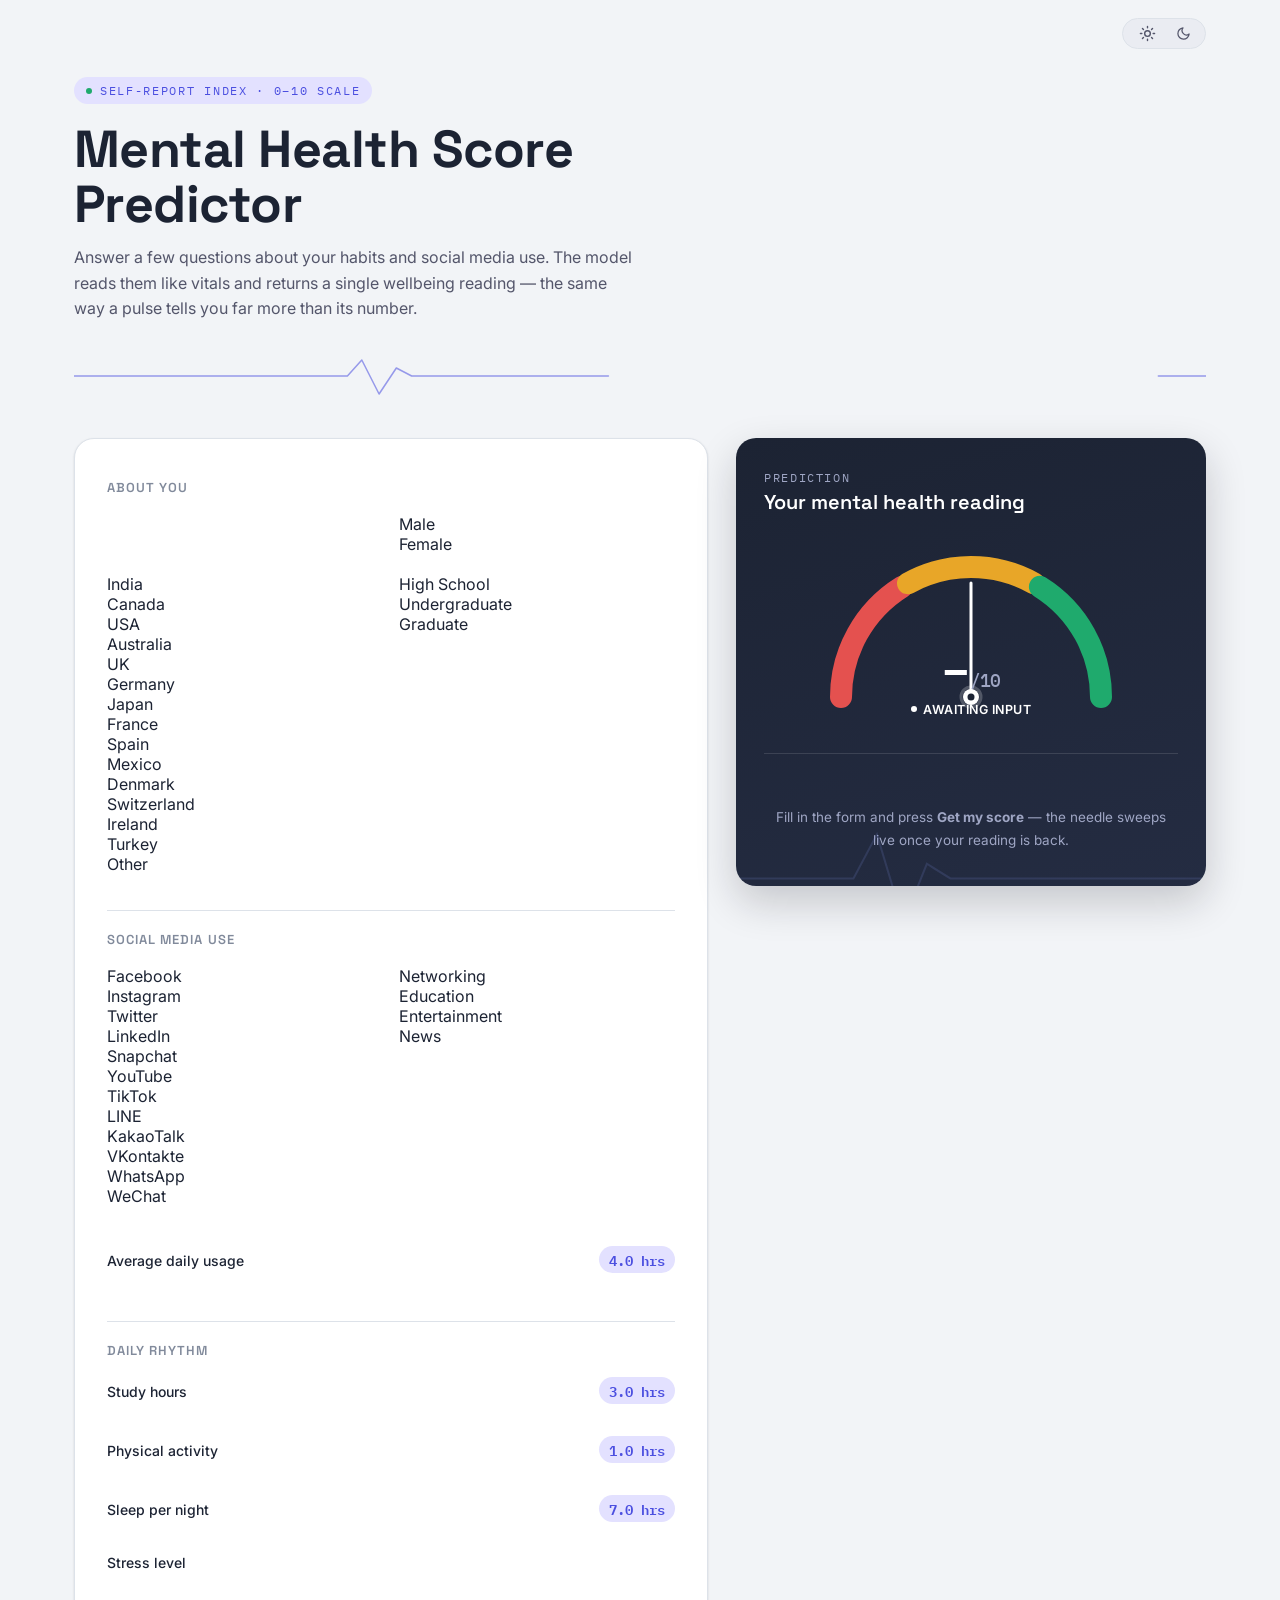
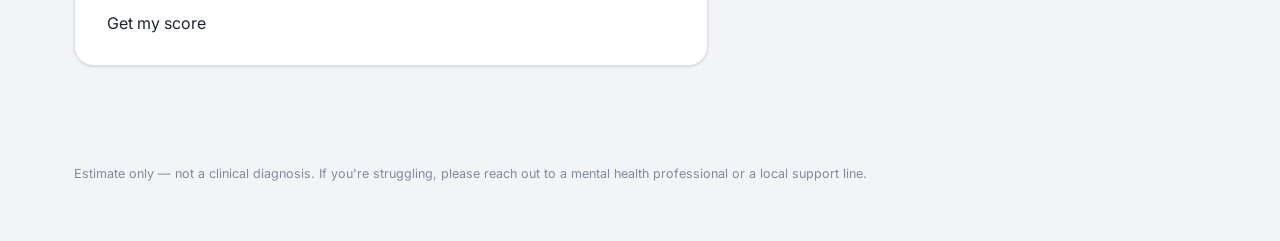
<file: frontend/index.html>
<!DOCTYPE html>
<html lang="en" data-theme="light">

<head>
  <meta charset="UTF-8">
  <meta name="viewport" content="width=device-width, initial-scale=1.0">
  <title>Mental Health Score Predictor</title>
  <link rel="preconnect" href="https://fonts.googleapis.com">
  <link
    href="https://fonts.googleapis.com/css2?family=Space+Grotesk:wght@500;600;700&family=Inter:wght@400;500;600&family=IBM+Plex+Mono:wght@500;600&display=swap"
    rel="stylesheet">
  <link rel="stylesheet" href="style.css">
  <script type="module">
    import 'https://esm.sh/@material/web@2.3.0/all.js';
  </script>
</head>

<body>
  <div class="topbar">
    <div class="theme-toggle">
      <svg id="sunIcon" width="17" height="17" viewBox="0 0 24 24" fill="none" stroke="currentColor" stroke-width="2"
        stroke-linecap="round">
        <circle cx="12" cy="12" r="4" />
        <path d="M12 2v2M12 20v2M4.9 4.9l1.4 1.4M17.7 17.7l1.4 1.4M2 12h2M20 12h2M4.9 19.1l1.4-1.4M17.7 6.3l1.4-1.4" />
      </svg>
      <md-switch id="themeSwitch"></md-switch>
      <svg id="moonIcon" width="15" height="15" viewBox="0 0 24 24" fill="none" stroke="currentColor" stroke-width="2"
        stroke-linecap="round" stroke-linejoin="round">
        <path d="M21 12.8A9 9 0 1 1 11.2 3a7 7 0 0 0 9.8 9.8z" />
      </svg>
    </div>
  </div>

  <header class="site-header">
    <span class="eyebrow"><span class="eyebrow-dot"></span>Self-report index · 0–10 scale</span>
    <h1>Mental Health Score Predictor</h1>
    <p class="subtitle">Answer a few questions about your habits and social media use. The model reads them like vitals
      and returns a single wellbeing reading — the same way a pulse tells you far more than its number.</p>
    <svg class="pulse-divider" viewBox="0 0 1180 44" preserveAspectRatio="none">
      <path d="M0,22 L260,22 L285,22 L300,6 L318,40 L336,14 L352,22 L900,22 L920,22 L936,8 L952,36 L968,22 L1180,22" />
    </svg>
  </header>

  <main class="app-shell">

    <!-- ===================== FORM ===================== -->
    <form class="form-card" id="predictForm" novalidate>

      <p class="form-section-title">About you</p>
      <div class="field-grid">

        <md-outlined-text-field id="age" label="Age" type="number" min="10" max="100" required></md-outlined-text-field>

        <md-outlined-select id="gender" label="Gender" required>
          <md-select-option value="Male">
            <div slot="headline">Male</div>
          </md-select-option>
          <md-select-option value="Female">
            <div slot="headline">Female</div>
          </md-select-option>
        </md-outlined-select>

        <md-outlined-select id="country" label="Country" required>
          <md-select-option value="India">
            <div slot="headline">India</div>
          </md-select-option>
          <md-select-option value="Canada">
            <div slot="headline">Canada</div>
          </md-select-option>
          <md-select-option value="USA">
            <div slot="headline">USA</div>
          </md-select-option>
          <md-select-option value="Australia">
            <div slot="headline">Australia</div>
          </md-select-option>
          <md-select-option value="UK">
            <div slot="headline">UK</div>
          </md-select-option>
          <md-select-option value="Germany">
            <div slot="headline">Germany</div>
          </md-select-option>
          <md-select-option value="Japan">
            <div slot="headline">Japan</div>
          </md-select-option>
          <md-select-option value="France">
            <div slot="headline">France</div>
          </md-select-option>
          <md-select-option value="Spain">
            <div slot="headline">Spain</div>
          </md-select-option>
          <md-select-option value="Mexico">
            <div slot="headline">Mexico</div>
          </md-select-option>
          <md-select-option value="Denmark">
            <div slot="headline">Denmark</div>
          </md-select-option>
          <md-select-option value="Switzerland">
            <div slot="headline">Switzerland</div>
          </md-select-option>
          <md-select-option value="Ireland">
            <div slot="headline">Ireland</div>
          </md-select-option>
          <md-select-option value="Turkey">
            <div slot="headline">Turkey</div>
          </md-select-option>
          <md-select-option value="Other">
            <div slot="headline">Other</div>
          </md-select-option>
        </md-outlined-select>

        <md-outlined-select id="academicLevel" label="Academic level" required>
          <md-select-option value="High School">
            <div slot="headline">High School</div>
          </md-select-option>
          <md-select-option value="Undergraduate">
            <div slot="headline">Undergraduate</div>
          </md-select-option>
          <md-select-option value="Graduate">
            <div slot="headline">Graduate</div>
          </md-select-option>
        </md-outlined-select>
      </div>

      <p class="form-section-title">Social media use</p>
      <div class="field-grid">
        <md-outlined-select id="platform" label="Most used platform" required>
          <md-select-option value="Facebook">
            <div slot="headline">Facebook</div>
          </md-select-option>
          <md-select-option value="Instagram">
            <div slot="headline">Instagram</div>
          </md-select-option>
          <md-select-option value="Twitter">
            <div slot="headline">Twitter</div>
          </md-select-option>
          <md-select-option value="LinkedIn">
            <div slot="headline">LinkedIn</div>
          </md-select-option>
          <md-select-option value="Snapchat">
            <div slot="headline">Snapchat</div>
          </md-select-option>
          <md-select-option value="YouTube">
            <div slot="headline">YouTube</div>
          </md-select-option>
          <md-select-option value="TikTok">
            <div slot="headline">TikTok</div>
          </md-select-option>
          <md-select-option value="LINE">
            <div slot="headline">LINE</div>
          </md-select-option>
          <md-select-option value="KakaoTalk">
            <div slot="headline">KakaoTalk</div>
          </md-select-option>
          <md-select-option value="VKontakte">
            <div slot="headline">VKontakte</div>
          </md-select-option>
          <md-select-option value="WhatsApp">
            <div slot="headline">WhatsApp</div>
          </md-select-option>
          <md-select-option value="WeChat">
            <div slot="headline">WeChat</div>
          </md-select-option>
        </md-outlined-select>

        <md-outlined-select id="purpose" label="Purpose of use" required>
          <md-select-option value="Networking">
            <div slot="headline">Networking</div>
          </md-select-option>
          <md-select-option value="Education">
            <div slot="headline">Education</div>
          </md-select-option>
          <md-select-option value="Entertainment">
            <div slot="headline">Entertainment</div>
          </md-select-option>
          <md-select-option value="News">
            <div slot="headline">News</div>
          </md-select-option>
        </md-outlined-select>

        <md-outlined-text-field id="Unlocks" label="Daily Unlocks e.g (120)" type="number"
          required></md-outlined-text-field>

        <div class="wheel-field">
          <div class="wheel-label-row"><span class="wheel-label">Average daily usage</span><span class="wheel-value"
              id="usageBadge">4.0 hrs</span></div>
          <md-slider id="usageSlider" min="0" max="16" step="0.1" value="4" labeled
            aria-label="Average daily usage hours"></md-slider>
        </div>
      </div>

      <p class="form-section-title">Daily rhythm</p>
      <div class="field-grid">
        <div class="wheel-field">
          <div class="wheel-label-row"><span class="wheel-label">Study hours</span><span class="wheel-value"
              id="studyBadge">3.0 hrs</span></div>
          <md-slider id="studySlider" min="0" max="14" step="0.1" value="3" labeled
            aria-label="Study hours"></md-slider>
        </div>

        <div class="wheel-field">
          <div class="wheel-label-row"><span class="wheel-label">Physical activity</span><span class="wheel-value"
              id="activityBadge">1.0 hrs</span></div>
          <md-slider id="activitySlider" min="0" max="10" step="0.1" value="1" labeled
            aria-label="Physical activity hours"></md-slider>
        </div>

        <div class="wheel-field">
          <div class="wheel-label-row"><span class="wheel-label">Sleep per night</span><span class="wheel-value"
              id="sleepBadge">7.0 hrs</span></div>
          <md-slider id="sleepSlider" min="0" max="12" step="0.1" value="7" labeled
            aria-label="Sleep hours per night"></md-slider>
        </div>

        <div class="segmented">
          <span class="slabel">Stress level</span>
          <div class="segmented-row" id="stressGroup">
            <md-filter-chip label="Low" data-level="Low"></md-filter-chip>
            <md-filter-chip label="Medium" data-level="Medium" selected></md-filter-chip>
            <md-filter-chip label="High" data-level="High"></md-filter-chip>
            <md-filter-chip label="Very High" data-level="Very High"></md-filter-chip>
          </div>
        </div>
      </div>

      <div class="submit-row">
        <md-filled-button type="submit" id="submitBtn">
          <md-circular-progress class="btn-spinner" indeterminate
            style="--md-circular-progress-size:16px;"></md-circular-progress>
          <span class="btn-label">Get my score</span>
        </md-filled-button>
        <!-- <span class="form-note">Takes about 10 seconds</span> -->
      </div>
      <div class="error-banner" id="errorBanner">Couldn't reach the prediction service — showing an estimate instead.
      </div>
    </form>

    <!-- ===================== RESULT ===================== -->
    <aside class="result-card">
      <svg class="ecg-bg" viewBox="0 0 320 340" preserveAspectRatio="none">
        <path d="M-20,300 L60,300 L80,300 L96,270 L114,330 L130,290 L146,300 L340,300" />
      </svg>

      <p class="result-eyebrow">Prediction</p>
      <h2 class="result-title">Your mental health reading</h2>

      <div class="gauge-wrap">
        <svg viewBox="0 0 320 190">
          <path d="M 30 160 A 130 130 0 0 1 91.1 49.8" fill="none" stroke="#E4514F" stroke-width="22"
            stroke-linecap="round" />
          <path d="M 97 46.3 A 130 130 0 0 1 223 46.3" fill="none" stroke="#E8A628" stroke-width="22"
            stroke-linecap="round" />
          <path d="M 228.9 49.8 A 130 130 0 0 1 290 160" fill="none" stroke="#1FAA6D" stroke-width="22"
            stroke-linecap="round" />
          <circle class="needle-glow" id="needleGlow" cx="160" cy="160" r="10" fill="none" stroke="#fff"
            stroke-width="3" />
          <g class="needle" id="needle">
            <line x1="160" y1="160" x2="160" y2="46" stroke="#fff" stroke-width="3" stroke-linecap="round" />
            <circle cx="160" cy="160" r="8" fill="#fff" />
            <circle cx="160" cy="160" r="3.5" fill="#1C2333" />
          </g>
        </svg>
        <div class="gauge-readout">
          <div class="gauge-score" id="scoreDisplay">–<span class="max">/10</span></div>
          <div class="gauge-status" id="statusPill"><span class="status-dot"></span><span id="statusLabel">Awaiting
              input</span></div>
        </div>
      </div>

      <div class="breakdown" id="breakdownArea">
        <div class="result-placeholder" id="resultPlaceholder">
          Fill in the form and press <strong>Get my score</strong> — the needle sweeps live once your reading is back.
        </div>
      </div>
    </aside>
  </main>
  <footer>Estimate only — not a clinical diagnosis. If you're struggling, please reach out to a mental health
    professional or a local support line.</footer>
  <script type="module" src="script.js"></script>
</body>
</html>
</file>
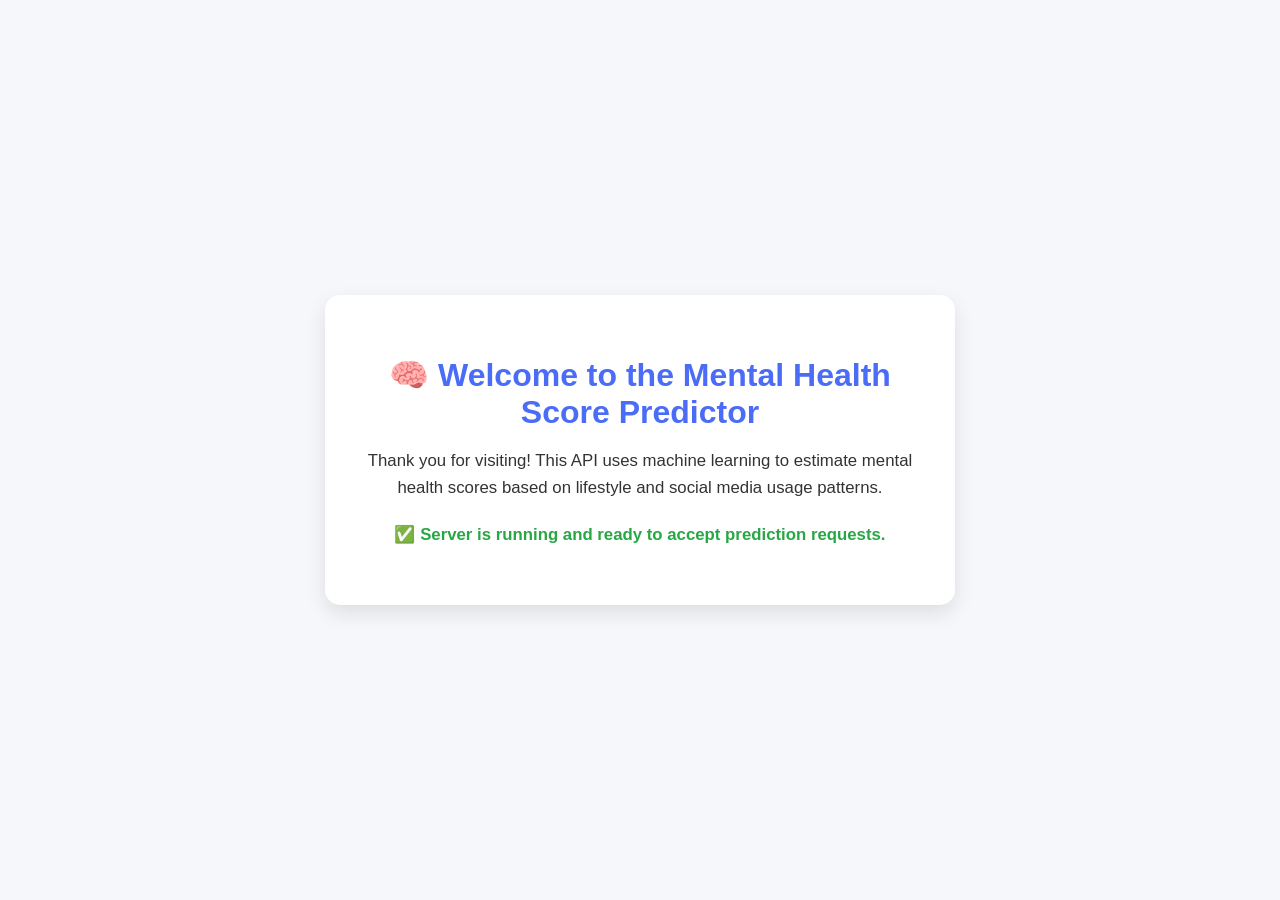
<file: backend/templates/index.html>
<!DOCTYPE html>
<html lang="en">
<head>
    <meta charset="UTF-8">
    <meta name="viewport" content="width=device-width, initial-scale=1.0">
    <title>Mental Health Score Predictor</title>
    <style>
        body{
            margin:0;
            height:100vh;
            display:flex;
            justify-content:center;
            align-items:center;
            font-family:Arial, sans-serif;
            background:#f5f7fb;
            color:#333;
        }

        .card{
            text-align:center;
            padding:40px;
            border-radius:15px;
            background:#fff;
            box-shadow:0 8px 20px rgba(0,0,0,0.1);
            max-width:550px;
        }

        h1{
            color:#4A6CF7;
            margin-bottom:15px;
        }

        p{
            font-size:1.05rem;
            line-height:1.6;
        }

        .status{
            margin-top:20px;
            color:#28a745;
            font-weight:bold;
        }
    </style>
</head>
<body>

<div class="card">
    <h1>🧠 Welcome to the Mental Health Score Predictor</h1>

    <p>
        Thank you for visiting! This API uses machine learning to estimate
        mental health scores based on lifestyle and social media usage patterns.
    </p>

    <p class="status">
        ✅ Server is running and ready to accept prediction requests.
    </p>
</div>

</body>
</html>
</file>
<file: frontend/style.css>
:root {
    /* ---- typefaces used by Material Web tokens ---- */
    --md-ref-typeface-plain: 'Inter', sans-serif;
    --md-ref-typeface-brand: 'Space Grotesk', sans-serif;

    /* ---- semantic data colors (fixed across themes) ---- */
    --coral: #E4514F;
    --coral-tint: #FBE7E6;
    --amber: #E8A628;
    --amber-tint: #FCF3E1;
    --mint: #1FAA6D;
    --mint-tint: #E6F6EE;

    --shadow-1: 0 1px 2px rgba(20, 22, 31, 0.06), 0 1px 3px rgba(20, 22, 31, 0.08);
    --shadow-2: 0 4px 14px rgba(20, 22, 31, 0.12), 0 2px 4px rgba(20, 22, 31, 0.06);
    --shadow-3: 0 16px 40px rgba(20, 22, 31, 0.20);
}

/* ================= LIGHT THEME TOKENS ================= */
html[data-theme="light"] {
    --md-sys-color-primary: #4B4FE0;
    --md-sys-color-on-primary: #FFFFFF;
    --md-sys-color-primary-container: #E3E1FF;
    --md-sys-color-on-primary-container: #0A0069;
    --md-sys-color-surface: #FFFFFF;
    --md-sys-color-on-surface: #1C2333;
    --md-sys-color-surface-variant: #E4E3EC;
    --md-sys-color-on-surface-variant: #54566B;
    --md-sys-color-surface-container: #F2F4F7;
    --md-sys-color-surface-container-high: #EAECF2;
    --md-sys-color-outline: #C6CAD6;
    --md-sys-color-outline-variant: #DEE1E8;
    --md-sys-color-background: #F2F4F7;
    --md-sys-color-on-background: #1C2333;
    --md-sys-color-error: #E4514F;
    --page-muted: #818A9B;
    --page-line: #DDE2E9;
}

/* ================= DARK THEME TOKENS ================= */
html[data-theme="dark"] {
    --md-sys-color-primary: #B9BBFF;
    --md-sys-color-on-primary: #1D1A7A;
    --md-sys-color-primary-container: #302DA0;
    --md-sys-color-on-primary-container: #E3E1FF;
    --md-sys-color-surface: #181B27;
    --md-sys-color-on-surface: #E5E7F2;
    --md-sys-color-surface-variant: #2B2E3E;
    --md-sys-color-on-surface-variant: #B4B7CB;
    --md-sys-color-surface-container: #12141D;
    --md-sys-color-surface-container-high: #20232F;
    --md-sys-color-outline: #454A5F;
    --md-sys-color-outline-variant: #31344455;
    --md-sys-color-background: #0D0F16;
    --md-sys-color-on-background: #E5E7F2;
    --md-sys-color-error: #FF8A85;
    --page-muted: #9096AC;
    --page-line: #2C3040;
}

* {
    box-sizing: border-box;
}

html {
    scroll-behavior: smooth;
}

body {
    margin: 0;
    background: var(--md-sys-color-background);
    color: var(--md-sys-color-on-background);
    font-family: 'Inter', sans-serif;
    -webkit-font-smoothing: antialiased;
    transition: background 0.35s ease, color 0.35s ease;
}

@media (prefers-reduced-motion: reduce) {
    * {
        animation-duration: 0.001ms !important;
        animation-iteration-count: 1 !important;
        transition-duration: 0.001ms !important;
    }
}

/* ---------- Top bar ---------- */
.topbar {
    max-width: 1180px;
    margin: 0 auto;
    padding: 18px 24px 0;
    display: flex;
    justify-content: flex-end;
}

.theme-toggle {
    display: flex;
    align-items: center;
    gap: 10px;
    padding: 6px 14px 6px 16px;
    border-radius: 100px;
    background: var(--md-sys-color-surface-container-high);
    border: 1px solid var(--page-line);
}

.theme-toggle svg {
    color: var(--md-sys-color-on-surface-variant);
    transition: color 0.25s ease;
}

.theme-toggle .icon-active {
    color: var(--md-sys-color-primary);
}

/* ---------- Header ---------- */
.site-header {
    position: relative;
    padding: 28px 24px 40px;
    max-width: 1180px;
    margin: 0 auto;
    overflow: hidden;
}

.eyebrow {
    font-family: 'IBM Plex Mono', monospace;
    font-size: 12px;
    letter-spacing: 0.14em;
    color: var(--md-sys-color-primary);
    text-transform: uppercase;
    display: inline-flex;
    align-items: center;
    gap: 8px;
    background: var(--md-sys-color-primary-container);
    padding: 6px 12px;
    border-radius: 100px;
    animation: fadeInUp 0.6s ease both;
}

.eyebrow-dot {
    width: 6px;
    height: 6px;
    border-radius: 50%;
    background: var(--mint);
    animation: blinkDot 2.2s ease-in-out infinite;
}

h1 {
    font-family: 'Space Grotesk', sans-serif;
    font-weight: 700;
    font-size: clamp(32px, 4.6vw, 52px);
    line-height: 1.05;
    letter-spacing: -0.01em;
    margin: 18px 0 14px;
    max-width: 16ch;
    animation: fadeInUp 0.7s ease 0.05s both;
}

.subtitle {
    font-size: 16px;
    color: var(--md-sys-color-on-surface-variant);
    max-width: 56ch;
    line-height: 1.6;
    margin: 0;
    animation: fadeInUp 0.7s ease 0.12s both;
}

.pulse-divider {
    display: block;
    width: 100%;
    height: 44px;
    margin-top: 32px;
    opacity: 0.55;
}

.pulse-divider path {
    fill: none;
    stroke: var(--md-sys-color-primary);
    stroke-width: 1.6;
    stroke-linecap: round;
    stroke-linejoin: round;
    stroke-dasharray: 600;
    stroke-dashoffset: 600;
    animation: drawLine 2.4s ease-out 0.4s forwards, travel 5s linear 2.8s infinite;
}

/* ---------- Layout ---------- */
.app-shell {
    max-width: 1180px;
    margin: 0 auto;
    padding: 0 24px 100px;
    display: grid;
    grid-template-columns: 1.35fr 1fr;
    gap: 28px;
    align-items: start;
}

@media (max-width:920px) {
    .app-shell {
        grid-template-columns: 1fr;
    }
}

/* ---------- Form Card ---------- */
.form-card {
    background: var(--md-sys-color-surface);
    border: 1px solid var(--page-line);
    border-radius: 20px;
    padding: 32px;
    box-shadow: var(--shadow-1);
    transition: background 0.35s ease, border-color 0.35s ease;
}

.form-section-title {
    font-family: 'Space Grotesk', sans-serif;
    font-size: 13px;
    font-weight: 600;
    letter-spacing: 0.08em;
    text-transform: uppercase;
    color: var(--page-muted);
    margin: 0 0 18px;
    padding-top: 8px;
}

.form-section-title:not(:first-child) {
    margin-top: 36px;
    padding-top: 20px;
    border-top: 1px solid var(--page-line);
}

.field-grid {
    display: grid;
    grid-template-columns: 1fr 1fr;
    gap: 20px 16px;
}

@media (max-width:520px) {
    .field-grid {
        grid-template-columns: 1fr;
    }
}

md-outlined-text-field,
md-outlined-select {
    width: 100%;
}

/* ---------- Infinite scroll wheel picker ---------- */
.wheel-field {
    grid-column: 1 / -1;
    display: flex;
    flex-direction: column;
    gap: 10px;
}

.wheel-label-row {
    display: flex;
    justify-content: space-between;
    align-items: baseline;
}

.wheel-label {
    font-size: 14px;
    font-weight: 500;
    color: var(--md-sys-color-on-surface);
}

.wheel-value {
    font-family: 'IBM Plex Mono', monospace;
    font-size: 14px;
    font-weight: 600;
    color: var(--md-sys-color-primary);
    background: var(--md-sys-color-primary-container);
    padding: 2px 10px;
    border-radius: 100px;
    min-width: 64px;
    text-align: center;
    transition: background 0.25s ease, color 0.25s ease;
}

.wheel-scroller {
    position: relative;
    height: 56px;
    overflow-x: auto;
    overflow-y: hidden;
    scroll-snap-type: x mandatory;
    background: var(--md-sys-color-surface-container);
    border: 1.5px solid var(--page-line);
    border-radius: 14px;
    cursor: grab;
    -webkit-overflow-scrolling: touch;
    scrollbar-width: none;
    touch-action: pan-x;
}

.wheel-scroller::-webkit-scrollbar {
    display: none;
}

.wheel-scroller:active {
    cursor: grabbing;
}

.wheel-scroller:focus-visible {
    outline: 2px solid var(--md-sys-color-primary);
    outline-offset: 2px;
}

.wheel-track {
    display: flex;
    align-items: center;
    height: 100%;
}

.wheel-item {
    flex: none;
    display: flex;
    align-items: center;
    justify-content: center;
    scroll-snap-align: center;
    font-family: 'IBM Plex Mono', monospace;
    font-size: 14px;
    color: var(--page-muted);
    user-select: none;
    transition: color 0.15s ease, font-size 0.15s ease, font-weight 0.15s ease;
}

.wheel-item.is-active {
    color: var(--md-sys-color-primary);
    font-size: 19px;
    font-weight: 600;
}

.wheel-center-indicator {
    position: absolute;
    left: 50%;
    top: 6px;
    bottom: 6px;
    width: 2px;
    background: var(--md-sys-color-primary);
    opacity: 0.28;
    transform: translateX(-50%);
    border-radius: 2px;
    pointer-events: none;
}

.wheel-fade-left,
.wheel-fade-right {
    position: absolute;
    top: 0;
    bottom: 0;
    width: 36px;
    pointer-events: none;
    z-index: 2;
}

.wheel-fade-left {
    left: 0;
    background: linear-gradient(90deg, var(--md-sys-color-surface-container), transparent);
}

.wheel-fade-right {
    right: 0;
    background: linear-gradient(270deg, var(--md-sys-color-surface-container), transparent);
}

/* ---------- Range sliders (usage / study / activity / sleep) ---------- */
.wheel-field md-slider {
    width: 100%;
    margin-top: 2px;
    --md-slider-active-track-height: 6px;
    --md-slider-inactive-track-height: 6px;
    --md-slider-handle-height: 20px;
    --md-slider-handle-width: 20px;
}

.wheel-value {
    transition: transform 0.18s ease, background 0.25s ease, color 0.25s ease;
}

.wheel-value.bump {
    animation: valueBump 0.32s ease;
}

@keyframes valueBump {
    0% {
        transform: scale(1);
    }

    45% {
        transform: scale(1.16);
    }

    100% {
        transform: scale(1);
    }
}

/* ---------- Segmented stress chips ---------- */
.segmented {
    grid-column: 1 / -1;
    display: flex;
    flex-direction: column;
    gap: 10px;
}

.segmented .slabel {
    font-size: 14px;
    font-weight: 500;
    color: var(--md-sys-color-on-surface);
}

.segmented-row {
    display: flex;
    flex-wrap: wrap;
    gap: 8px;
}

md-filter-chip {
    --md-filter-chip-container-height: 38px;
}

/* ---------- Submit ---------- */
.submit-row {
    margin-top: 32px;
    display: flex;
    align-items: center;
    gap: 16px;
    flex-wrap: wrap;
}

.btn-spinner {
    display: none;
}

md-filled-button.loading .btn-spinner {
    display: inline-flex;
}

md-filled-button.loading .btn-label {
    opacity: 0.85;
}

.form-note {
    font-size: 12.5px;
    color: var(--page-muted);
}

.error-banner {
    margin-top: 16px;
    font-size: 12.5px;
    color: var(--md-sys-color-error);
    background: color-mix(in srgb, var(--md-sys-color-error) 12%, transparent);
    border: 1px solid color-mix(in srgb, var(--md-sys-color-error) 40%, transparent);
    padding: 10px 14px;
    border-radius: 10px;
    display: none;
}

/* ---------- Result panel (always a dark "monitor" surface, by design) ---------- */
.result-card {
    position: sticky;
    top: 24px;
    background: linear-gradient(165deg, #1C2333 0%, #242C42 100%);
    border-radius: 20px;
    padding: 32px 28px 28px;
    color: #fff;
    overflow: hidden;
    box-shadow: var(--shadow-3);
}

@media (max-width:920px) {
    .result-card {
        position: relative;
        top: 0;
    }
}

.result-eyebrow {
    font-family: 'IBM Plex Mono', monospace;
    font-size: 11.5px;
    letter-spacing: 0.14em;
    text-transform: uppercase;
    color: #9FA6C4;
    margin: 0 0 4px;
}

.result-title {
    font-family: 'Space Grotesk', sans-serif;
    font-size: 20px;
    font-weight: 600;
    margin: 0 0 22px;
}

.gauge-wrap {
    position: relative;
    width: 100%;
    max-width: 320px;
    margin: 0 auto;
    border-radius: 50%;
}

.gauge-wrap svg {
    width: 100%;
    height: auto;
    display: block;
}

/* perpetual "breathing" ring — runs forever, independent of score updates */
.gauge-wrap::before {
    content: '';
    position: absolute;
    inset: -4px;
    border-radius: 50%;
    pointer-events: none;
    animation: gaugeBreathe 3.2s ease-in-out infinite;
}

@keyframes gaugeBreathe {

    0%,
    100% {
        box-shadow: 0 0 0 0 rgba(140, 160, 255, 0.22);
    }

    50% {
        box-shadow: 0 0 0 16px rgba(140, 160, 255, 0);
    }
}

.gauge-wrap.pulse-once {
    animation: gaugeRing 0.9s ease-out;
}

.gauge-wrap.pulse-once::after {
    content: '';
    position: absolute;
    inset: 0;
    border-radius: 50%;
    pointer-events: none;
    animation: gaugeRingSoft 1.3s 0.15s ease-out;
}

.needle {
    transform-origin: 160px 160px;
    transition: transform 1.1s cubic-bezier(0.22, 1, 0.36, 1);
}

/* idle state: a slow, faint breathing glow at the needle tip that never stops;
   the .ping class (added on each new score) temporarily takes over with the
   sharper burst animation, then idle glow resumes automatically */
.needle-glow {
    opacity: 0.22;
    transform-origin: 160px 160px;
    animation: needleIdleGlow 2.4s ease-in-out infinite;
}

.needle-glow.ping {
    animation: needlePing 0.9s cubic-bezier(0.22, 1, 0.36, 1);
}

@keyframes needleIdleGlow {

    0%,
    100% {
        opacity: 0.12;
        transform: scale(1);
    }

    50% {
        opacity: 0.4;
        transform: scale(1.35);
    }
}

.gauge-readout {
    position: absolute;
    left: 50%;
    bottom: 6px;
    transform: translateX(-50%);
    text-align: center;
}

.gauge-score {
    font-family: 'IBM Plex Mono', monospace;
    font-size: 46px;
    font-weight: 600;
    line-height: 1;
    letter-spacing: -0.02em;
    transition: color 0.4s ease;
}

.gauge-score .max {
    font-size: 18px;
    color: #9FA6C4;
    font-weight: 500;
}

.gauge-score.counting {
    text-shadow: 0 0 18px currentColor;
}

.gauge-status {
    margin-top: 6px;
    display: inline-flex;
    align-items: center;
    gap: 6px;
    font-size: 12.5px;
    font-weight: 600;
    letter-spacing: 0.04em;
    text-transform: uppercase;
    padding: 4px 12px;
    border-radius: 100px;
    transition: background 0.4s ease, color 0.4s ease;
}

.status-dot {
    width: 6px;
    height: 6px;
    border-radius: 50%;
    background: currentColor;
    animation: heartbeat 1.4s ease-in-out infinite;
}

.ecg-bg {
    position: absolute;
    inset: 0;
    opacity: 0.14;
    pointer-events: none;
}

.ecg-bg path {
    fill: none;
    stroke: #8CA0FF;
    stroke-width: 1.4;
    stroke-dasharray: 900;
    animation: ecgTravel 6s linear infinite;
}

.breakdown {
    margin-top: 26px;
    padding-top: 22px;
    border-top: 1px solid rgba(255, 255, 255, 0.12);
}

.breakdown p {
    font-size: 13.5px;
    line-height: 1.6;
    color: #C5CAE0;
    margin: 0;
}

.breakdown .tips {
    margin-top: 14px;
    display: flex;
    flex-direction: column;
    gap: 8px;
}

.tip-row {
    display: flex;
    gap: 10px;
    align-items: flex-start;
    font-size: 13px;
    color: #DCE0F2;
}

.tip-row svg {
    flex: none;
    margin-top: 2px;
}

.result-placeholder {
    text-align: center;
    padding: 30px 8px 6px;
    color: #9FA6C4;
    font-size: 13.5px;
    line-height: 1.7;
}

/* ---------- Keyframes ---------- */
@keyframes fadeInUp {
    from {
        opacity: 0;
        transform: translateY(14px);
    }

    to {
        opacity: 1;
        transform: translateY(0);
    }
}

@keyframes blinkDot {

    0%,
    100% {
        opacity: 1;
    }

    50% {
        opacity: 0.25;
    }
}

@keyframes drawLine {
    to {
        stroke-dashoffset: 0;
    }
}

@keyframes travel {
    to {
        stroke-dashoffset: -1200;
    }
}

@keyframes ecgTravel {
    to {
        stroke-dashoffset: -1800;
    }
}

@keyframes spin {
    to {
        transform: rotate(360deg);
    }
}

@keyframes heartbeat {

    0%,
    100% {
        transform: scale(1);
    }

    25% {
        transform: scale(1.5);
    }

    40% {
        transform: scale(1);
    }
}

@keyframes popIn {
    from {
        opacity: 0;
        transform: scale(0.92) translateY(6px);
    }

    to {
        opacity: 1;
        transform: scale(1) translateY(0);
    }
}

.pop {
    animation: popIn 0.45s cubic-bezier(0.22, 1, 0.36, 1) both;
}

@keyframes gaugeRing {
    0% {
        box-shadow: 0 0 0 0 rgba(140, 160, 255, 0.45);
    }

    100% {
        box-shadow: 0 0 0 26px rgba(140, 160, 255, 0);
    }
}

@keyframes gaugeRingSoft {
    0% {
        box-shadow: 0 0 0 0 rgba(140, 160, 255, 0.28);
    }

    100% {
        box-shadow: 0 0 0 42px rgba(140, 160, 255, 0);
    }
}

@keyframes needlePing {
    0% {
        opacity: 0.65;
        transform: scale(1);
    }

    100% {
        opacity: 0;
        transform: scale(3.2);
    }
}

@keyframes scorePop {
    0% {
        transform: scale(0.75);
        opacity: 0.2;
    }

    55% {
        transform: scale(1.12);
    }

    100% {
        transform: scale(1);
        opacity: 1;
    }
}

.gauge-score.animate {
    display: inline-block;
    animation: scorePop 0.55s cubic-bezier(0.22, 1, 0.36, 1);
}

footer {
    max-width: 1180px;
    margin: 0 auto;
    padding: 0 24px 60px;
    color: var(--page-muted);
    font-size: 12.5px;
}
</file>
